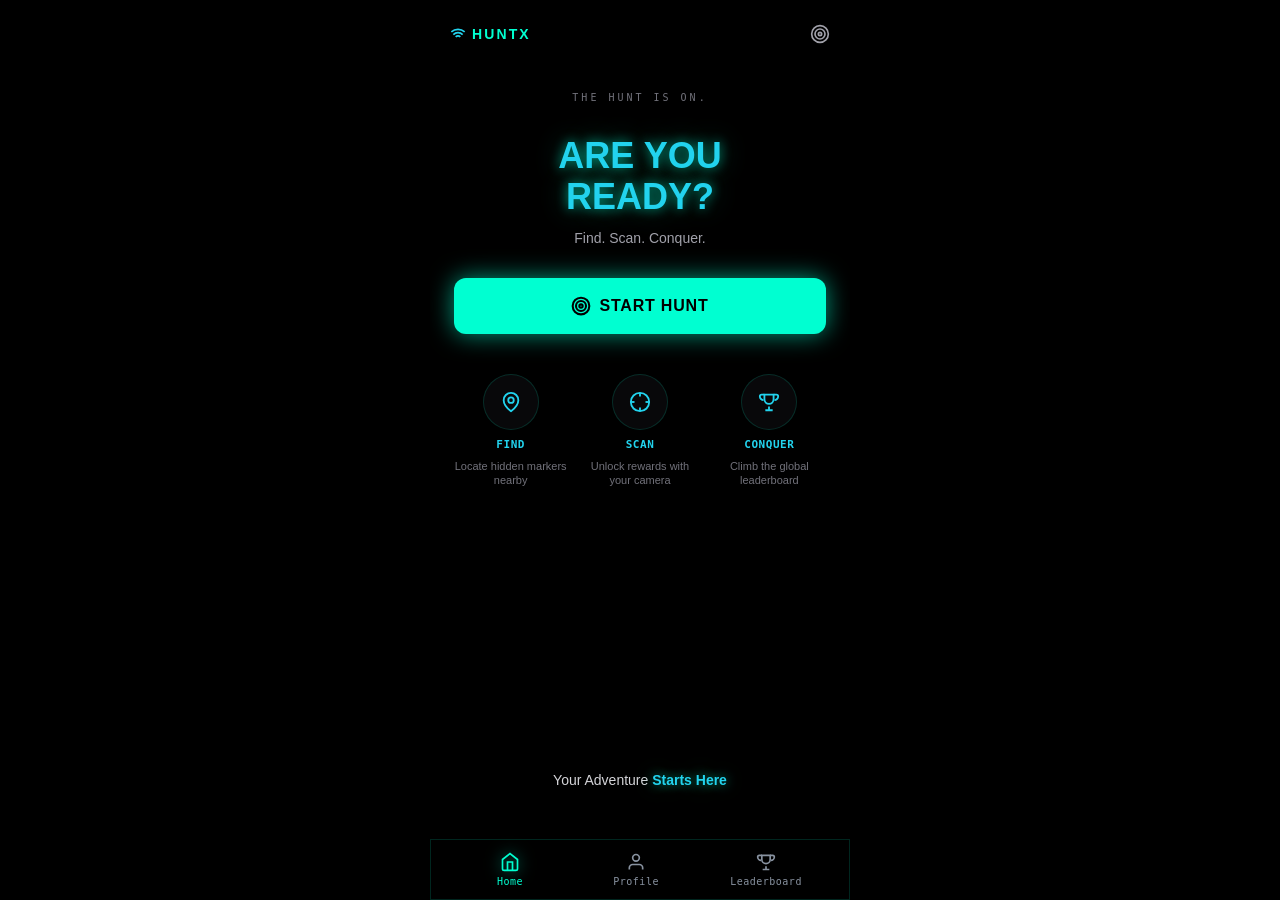
<file: index.html>
<!DOCTYPE html>
<html lang="en">
<head>
  <meta charset="UTF-8">
  <meta name="viewport" content="width=device-width, initial-scale=1, maximum-scale=1, viewport-fit=cover">
  <title>HUNT_X — The Hunt Is On</title>
  <meta name="theme-color" content="#000000">
  <link rel="stylesheet" href="assets/style.css">
</head>
<body>
  <div class="shell" style="padding-bottom: 88px;">

    <div class="header">
      <div class="logo">
        <svg width="16" height="16" viewBox="0 0 24 24" fill="none" stroke="#22d3ee" stroke-width="2.5"><path d="M2 8.82a15 15 0 0 1 20 0"/><path d="M5 12.859a10 10 0 0 1 14 0"/><path d="M8.5 16.429a5 5 0 0 1 7 0"/><line x1="12" y1="20" x2="12.01" y2="20"/></svg>
        HUNTX
      </div>
      <svg width="20" height="20" viewBox="0 0 24 24" fill="none" stroke="#a1a1aa" stroke-width="2"><circle cx="12" cy="12" r="10"/><circle cx="12" cy="12" r="6"/><circle cx="12" cy="12" r="2"/></svg>
    </div>

    <!-- Hero -->
    <div style="display:flex;flex-direction:column;align-items:center;text-align:center;padding:40px 24px 32px;">
      <p class="mono" style="font-size:10px;letter-spacing:0.3em;color:#71717a;margin-bottom:32px;">THE HUNT IS ON.</p>
      <h1 class="glow-text" style="font-size:36px;font-weight:800;color:#22d3ee;line-height:1.15;margin-bottom:12px;">ARE YOU<br>READY?</h1>
      <p style="color:#a1a1aa;font-size:14px;">Find. Scan. Conquer.</p>
    </div>

    <!-- CTA -->
    <div style="padding:0 24px;margin-bottom:40px;">
      <a href="scan.html">
        <button class="btn-primary glow-btn-shadow">
          <svg width="20" height="20" viewBox="0 0 24 24" fill="none" stroke="currentColor" stroke-width="2.5"><circle cx="12" cy="12" r="10"/><circle cx="12" cy="12" r="6"/><circle cx="12" cy="12" r="2"/></svg>
          START HUNT
        </button>
      </a>
    </div>

    <!-- Features -->
    <div style="display:grid;grid-template-columns:repeat(3,1fr);gap:16px;padding:0 24px;margin-bottom:48px;">
      <div style="display:flex;flex-direction:column;align-items:center;text-align:center;gap:8px;">
        <div class="glass" style="width:56px;height:56px;border-radius:999px;display:flex;align-items:center;justify-content:center;">
          <svg width="22" height="22" viewBox="0 0 24 24" fill="none" stroke="#22d3ee" stroke-width="2"><path d="M20 10c0 6-8 12-8 12s-8-6-8-12a8 8 0 0 1 16 0Z"/><circle cx="12" cy="10" r="3"/></svg>
        </div>
        <span class="mono" style="font-size:11px;letter-spacing:0.05em;color:#22d3ee;font-weight:600;">FIND</span>
        <span style="font-size:11px;color:#71717a;line-height:1.3;">Locate hidden markers nearby</span>
      </div>
      <div style="display:flex;flex-direction:column;align-items:center;text-align:center;gap:8px;">
        <div class="glass" style="width:56px;height:56px;border-radius:999px;display:flex;align-items:center;justify-content:center;">
          <svg width="22" height="22" viewBox="0 0 24 24" fill="none" stroke="#22d3ee" stroke-width="2"><circle cx="12" cy="12" r="10"/><line x1="22" y1="12" x2="18" y2="12"/><line x1="6" y1="12" x2="2" y2="12"/><line x1="12" y1="6" x2="12" y2="2"/><line x1="12" y1="22" x2="12" y2="18"/></svg>
        </div>
        <span class="mono" style="font-size:11px;letter-spacing:0.05em;color:#22d3ee;font-weight:600;">SCAN</span>
        <span style="font-size:11px;color:#71717a;line-height:1.3;">Unlock rewards with your camera</span>
      </div>
      <div style="display:flex;flex-direction:column;align-items:center;text-align:center;gap:8px;">
        <div class="glass" style="width:56px;height:56px;border-radius:999px;display:flex;align-items:center;justify-content:center;">
          <svg width="22" height="22" viewBox="0 0 24 24" fill="none" stroke="#22d3ee" stroke-width="2"><path d="M8 21h8M12 17v4M7 4h10v5a5 5 0 0 1-10 0V4Z"/><path d="M17 4h3a2 2 0 0 1 2 2c0 2-2 4-4 4M7 4H4a2 2 0 0 0-2 2c0 2 2 4 4 4"/></svg>
        </div>
        <span class="mono" style="font-size:11px;letter-spacing:0.05em;color:#22d3ee;font-weight:600;">CONQUER</span>
        <span style="font-size:11px;color:#71717a;line-height:1.3;">Climb the global leaderboard</span>
      </div>
    </div>

    <div style="margin-top:auto;text-align:center;padding:0 24px 24px;">
      <p style="font-size:14px;color:#d4d4d8;">Your Adventure <span class="glow-text" style="color:#22d3ee;font-weight:600;">Starts Here</span></p>
    </div>

    <nav class="bottom-nav glass">
      <a href="index.html" class="nav-item active">
        <svg width="20" height="20" viewBox="0 0 24 24" fill="none" stroke="currentColor" stroke-width="2"><path d="M3 9l9-7 9 7v11a2 2 0 0 1-2 2H5a2 2 0 0 1-2-2Z"/><polyline points="9 22 9 12 15 12 15 22"/></svg>
        <span class="nav-label mono">Home</span>
      </a>
      <a href="profile.html" class="nav-item">
        <svg width="20" height="20" viewBox="0 0 24 24" fill="none" stroke="currentColor" stroke-width="2"><path d="M20 21v-2a4 4 0 0 0-4-4H8a4 4 0 0 0-4 4v2"/><circle cx="12" cy="7" r="4"/></svg>
        <span class="nav-label mono">Profile</span>
      </a>
      <a href="leaderboard.html" class="nav-item">
        <svg width="20" height="20" viewBox="0 0 24 24" fill="none" stroke="currentColor" stroke-width="2"><path d="M8 21h8M12 17v4M7 4h10v5a5 5 0 0 1-10 0V4Z"/><path d="M17 4h3a2 2 0 0 1 2 2c0 2-2 4-4 4M7 4H4a2 2 0 0 0-2 2c0 2 2 4 4 4"/></svg>
        <span class="nav-label mono">Leaderboard</span>
      </a>
    </nav>

  </div>
</body>
</html>
</file>
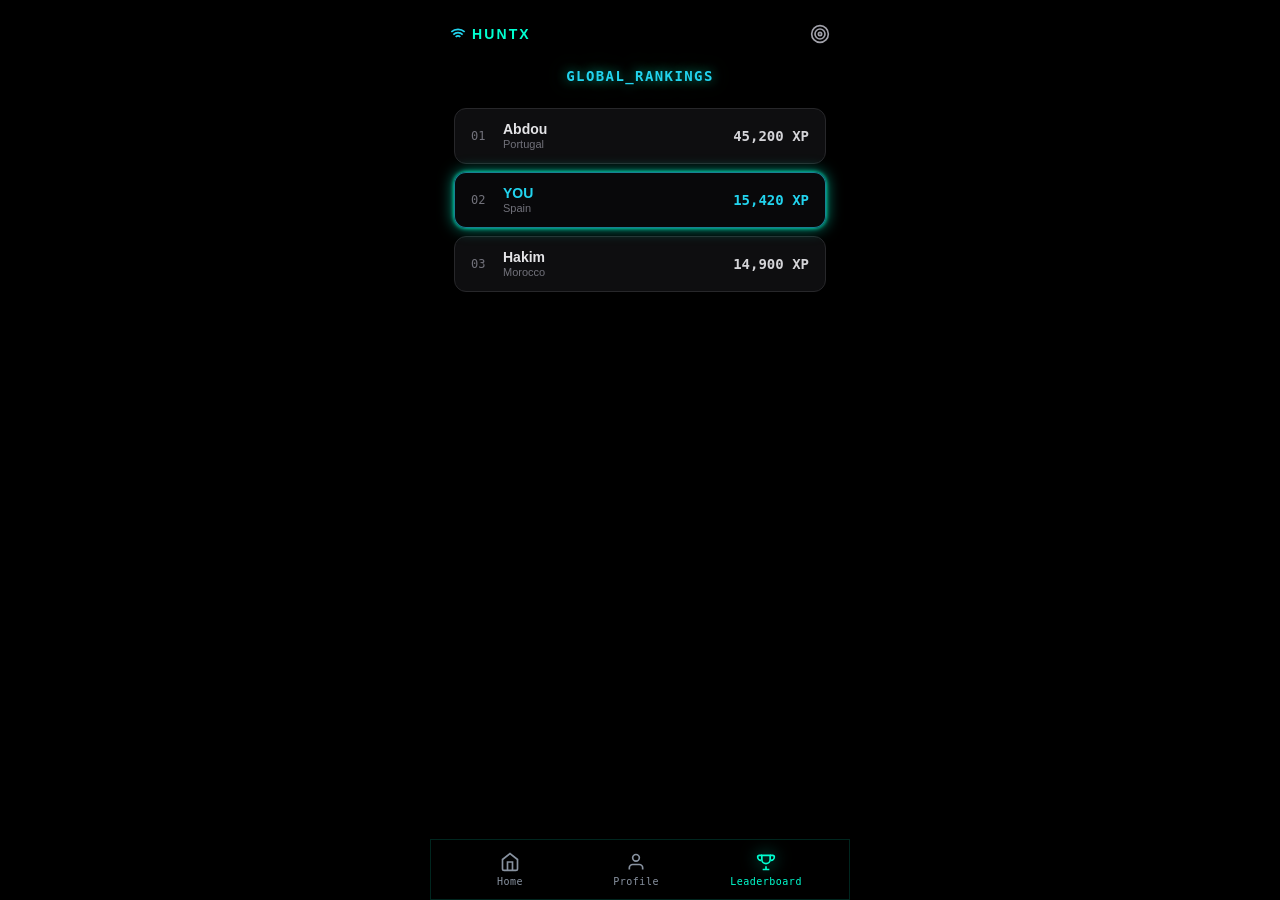
<file: leaderboard.html>
<!DOCTYPE html>
<html lang="en">
<head>
  <meta charset="UTF-8">
  <meta name="viewport" content="width=device-width, initial-scale=1, maximum-scale=1, viewport-fit=cover">
  <title>HUNT_X — Leaderboard</title>
  <meta name="theme-color" content="#000000">
  <link rel="stylesheet" href="assets/style.css">
</head>
<body>
  <div class="shell" style="padding-bottom: 88px;">

    <div class="header">
      <div class="logo">
        <svg width="16" height="16" viewBox="0 0 24 24" fill="none" stroke="#22d3ee" stroke-width="2.5"><path d="M2 8.82a15 15 0 0 1 20 0"/><path d="M5 12.859a10 10 0 0 1 14 0"/><path d="M8.5 16.429a5 5 0 0 1 7 0"/><line x1="12" y1="20" x2="12.01" y2="20"/></svg>
        HUNTX
      </div>
      <svg width="20" height="20" viewBox="0 0 24 24" fill="none" stroke="#a1a1aa" stroke-width="2"><circle cx="12" cy="12" r="10"/><circle cx="12" cy="12" r="6"/><circle cx="12" cy="12" r="2"/></svg>
    </div>

    <h1 class="glow-text mono" style="text-align:center;font-size:14px;letter-spacing:0.1em;color:#22d3ee;margin-top:16px;margin-bottom:24px;">GLOBAL_RANKINGS</h1>

    <div style="padding:0 24px;display:flex;flex-direction:column;gap:8px;">

      <div style="display:flex;align-items:center;justify-content:space-between;border-radius:12px;padding:12px 16px;background:rgba(24,24,27,0.6);border:1px solid #27272a;">
        <div style="display:flex;align-items:center;gap:12px;">
          <span class="mono" style="font-size:12px;color:#71717a;width:20px;">01</span>
          <div style="display:flex;flex-direction:column;line-height:1.2;">
            <span style="font-size:14px;font-weight:600;color:#e4e4e7;">Abdou</span>
            <span style="font-size:11px;color:#71717a;">Portugal</span>
          </div>
        </div>
        <span class="mono" style="font-size:14px;font-weight:600;color:#d4d4d8;">45,200 XP</span>
      </div>

      <div class="glass glow-border" style="display:flex;align-items:center;justify-content:space-between;border-radius:12px;padding:12px 16px;border-color:rgba(34,211,238,0.6);">
        <div style="display:flex;align-items:center;gap:12px;">
          <span class="mono" style="font-size:12px;color:#71717a;width:20px;">02</span>
          <div style="display:flex;flex-direction:column;line-height:1.2;">
            <span style="font-size:14px;font-weight:600;color:#22d3ee;">YOU</span>
            <span style="font-size:11px;color:#71717a;">Spain</span>
          </div>
        </div>
        <span class="mono" style="font-size:14px;font-weight:600;color:#22d3ee;">15,420 XP</span>
      </div>

      <div style="display:flex;align-items:center;justify-content:space-between;border-radius:12px;padding:12px 16px;background:rgba(24,24,27,0.6);border:1px solid #27272a;">
        <div style="display:flex;align-items:center;gap:12px;">
          <span class="mono" style="font-size:12px;color:#71717a;width:20px;">03</span>
          <div style="display:flex;flex-direction:column;line-height:1.2;">
            <span style="font-size:14px;font-weight:600;color:#e4e4e7;">Hakim</span>
            <span style="font-size:11px;color:#71717a;">Morocco</span>
          </div>
        </div>
        <span class="mono" style="font-size:14px;font-weight:600;color:#d4d4d8;">14,900 XP</span>
      </div>

    </div>

    <nav class="bottom-nav glass">
      <a href="index.html" class="nav-item">
        <svg width="20" height="20" viewBox="0 0 24 24" fill="none" stroke="currentColor" stroke-width="2"><path d="M3 9l9-7 9 7v11a2 2 0 0 1-2 2H5a2 2 0 0 1-2-2Z"/><polyline points="9 22 9 12 15 12 15 22"/></svg>
        <span class="nav-label mono">Home</span>
      </a>
      <a href="profile.html" class="nav-item">
        <svg width="20" height="20" viewBox="0 0 24 24" fill="none" stroke="currentColor" stroke-width="2"><path d="M20 21v-2a4 4 0 0 0-4-4H8a4 4 0 0 0-4 4v2"/><circle cx="12" cy="7" r="4"/></svg>
        <span class="nav-label mono">Profile</span>
      </a>
      <a href="leaderboard.html" class="nav-item active">
        <svg width="20" height="20" viewBox="0 0 24 24" fill="none" stroke="currentColor" stroke-width="2"><path d="M8 21h8M12 17v4M7 4h10v5a5 5 0 0 1-10 0V4Z"/><path d="M17 4h3a2 2 0 0 1 2 2c0 2-2 4-4 4M7 4H4a2 2 0 0 0-2 2c0 2 2 4 4 4"/></svg>
        <span class="nav-label mono">Leaderboard</span>
      </a>
    </nav>

  </div>
</body>
</html>
</file>
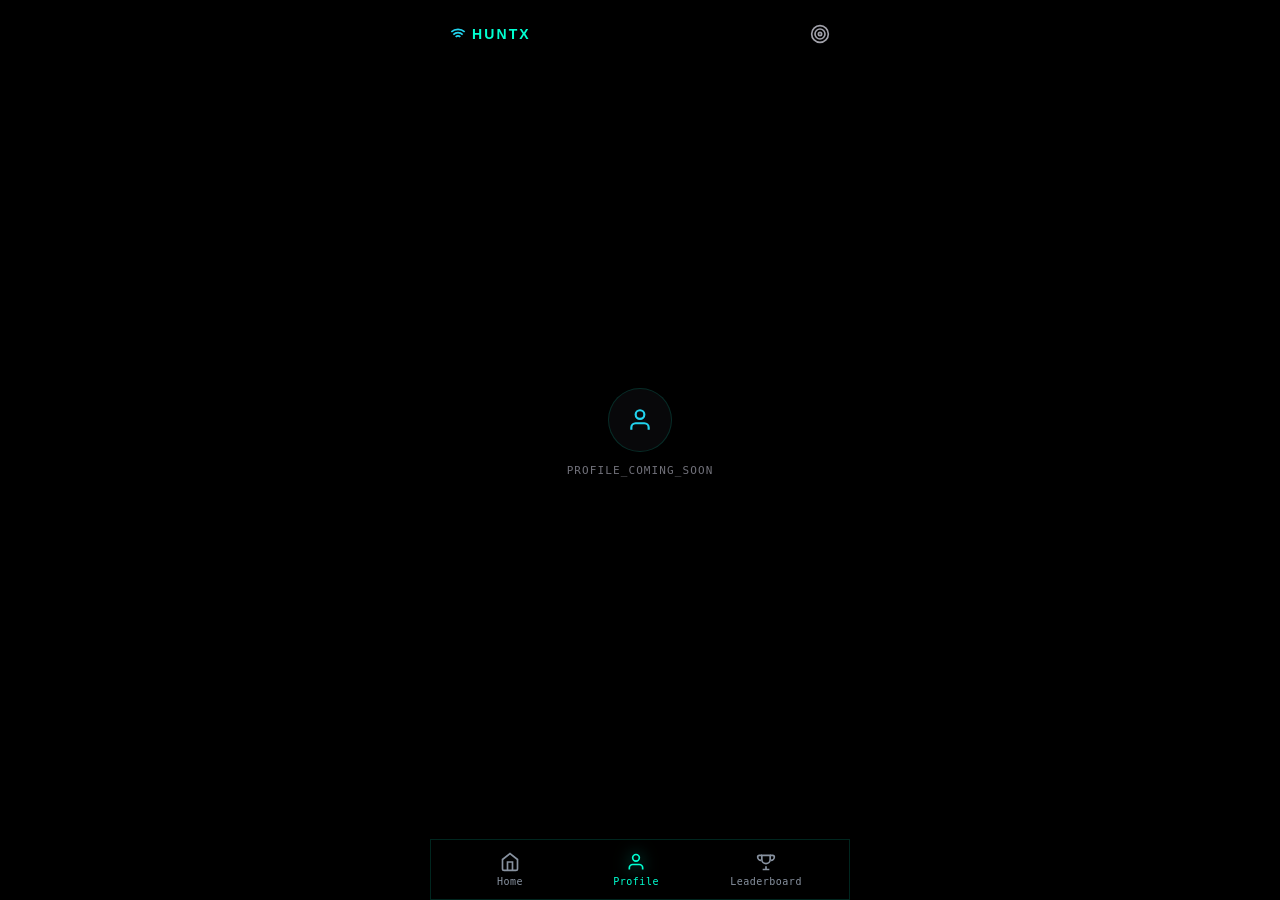
<file: profile.html>
<!DOCTYPE html>
<html lang="en">
<head>
  <meta charset="UTF-8">
  <meta name="viewport" content="width=device-width, initial-scale=1, maximum-scale=1, viewport-fit=cover">
  <title>HUNT_X — Profile</title>
  <meta name="theme-color" content="#000000">
  <link rel="stylesheet" href="assets/style.css">
</head>
<body>
  <div class="shell" style="padding-bottom: 88px;">

    <div class="header">
      <div class="logo">
        <svg width="16" height="16" viewBox="0 0 24 24" fill="none" stroke="#22d3ee" stroke-width="2.5"><path d="M2 8.82a15 15 0 0 1 20 0"/><path d="M5 12.859a10 10 0 0 1 14 0"/><path d="M8.5 16.429a5 5 0 0 1 7 0"/><line x1="12" y1="20" x2="12.01" y2="20"/></svg>
        HUNTX
      </div>
      <svg width="20" height="20" viewBox="0 0 24 24" fill="none" stroke="#a1a1aa" stroke-width="2"><circle cx="12" cy="12" r="10"/><circle cx="12" cy="12" r="6"/><circle cx="12" cy="12" r="2"/></svg>
    </div>

    <div style="flex:1;display:flex;flex-direction:column;align-items:center;justify-content:center;gap:12px;padding:0 32px;text-align:center;">
      <div class="glass" style="width:64px;height:64px;border-radius:999px;display:flex;align-items:center;justify-content:center;">
        <svg width="26" height="26" viewBox="0 0 24 24" fill="none" stroke="#22d3ee" stroke-width="2"><path d="M20 21v-2a4 4 0 0 0-4-4H8a4 4 0 0 0-4 4v2"/><circle cx="12" cy="7" r="4"/></svg>
      </div>
      <p class="mono" style="font-size:11px;letter-spacing:0.1em;color:#71717a;">PROFILE_COMING_SOON</p>
    </div>

    <nav class="bottom-nav glass">
      <a href="index.html" class="nav-item">
        <svg width="20" height="20" viewBox="0 0 24 24" fill="none" stroke="currentColor" stroke-width="2"><path d="M3 9l9-7 9 7v11a2 2 0 0 1-2 2H5a2 2 0 0 1-2-2Z"/><polyline points="9 22 9 12 15 12 15 22"/></svg>
        <span class="nav-label mono">Home</span>
      </a>
      <a href="profile.html" class="nav-item active">
        <svg width="20" height="20" viewBox="0 0 24 24" fill="none" stroke="currentColor" stroke-width="2"><path d="M20 21v-2a4 4 0 0 0-4-4H8a4 4 0 0 0-4 4v2"/><circle cx="12" cy="7" r="4"/></svg>
        <span class="nav-label mono">Profile</span>
      </a>
      <a href="leaderboard.html" class="nav-item">
        <svg width="20" height="20" viewBox="0 0 24 24" fill="none" stroke="currentColor" stroke-width="2"><path d="M8 21h8M12 17v4M7 4h10v5a5 5 0 0 1-10 0V4Z"/><path d="M17 4h3a2 2 0 0 1 2 2c0 2-2 4-4 4M7 4H4a2 2 0 0 0-2 2c0 2 2 4 4 4"/></svg>
        <span class="nav-label mono">Leaderboard</span>
      </a>
    </nav>

  </div>
</body>
</html>
</file>
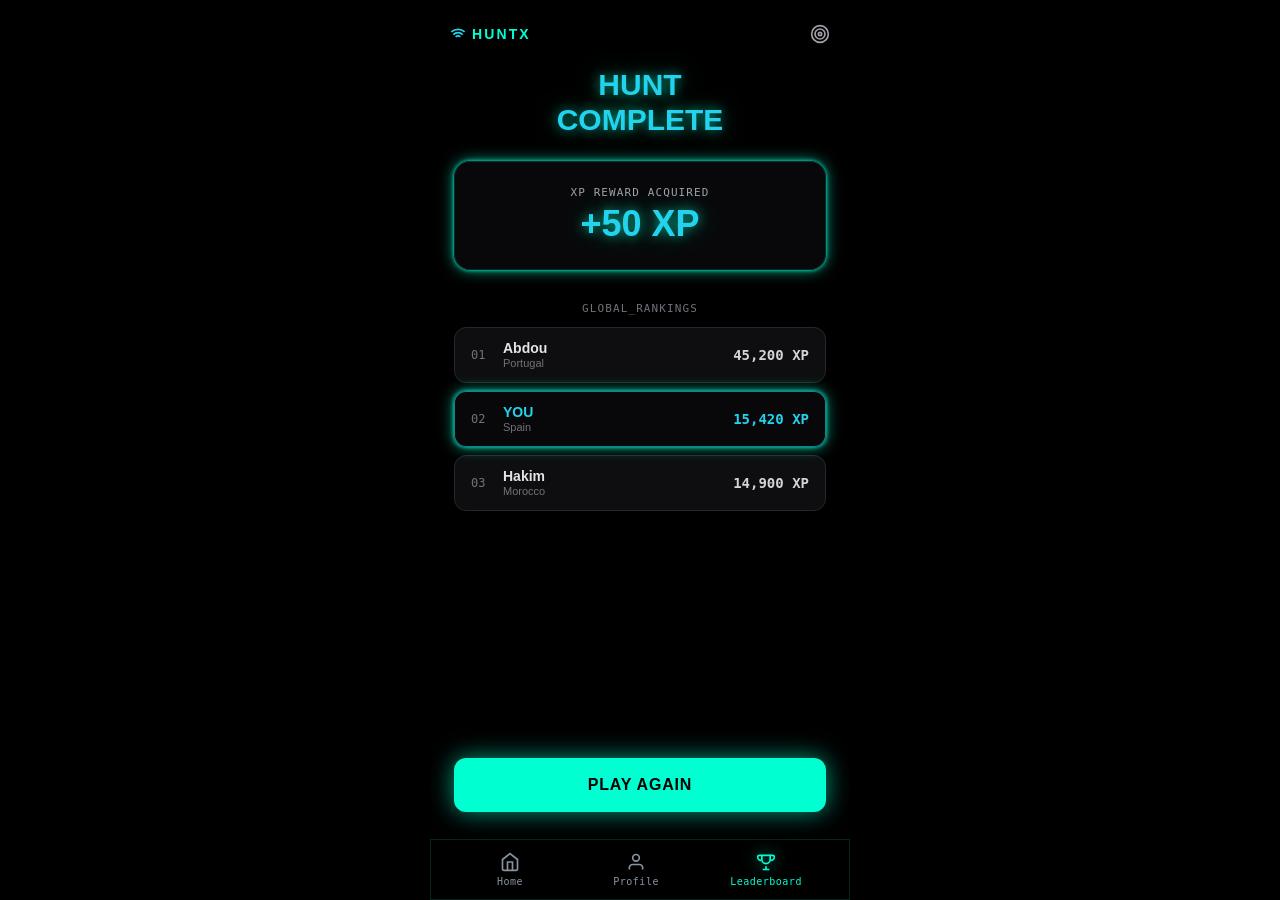
<file: reward.html>
<!DOCTYPE html>
<html lang="en">
<head>
  <meta charset="UTF-8">
  <meta name="viewport" content="width=device-width, initial-scale=1, maximum-scale=1, viewport-fit=cover">
  <title>HUNT_X — Hunt Complete</title>
  <meta name="theme-color" content="#000000">
  <link rel="stylesheet" href="assets/style.css">
</head>
<body>
  <div class="shell" style="padding-bottom: 88px;">

    <div class="header">
      <div class="logo">
        <svg width="16" height="16" viewBox="0 0 24 24" fill="none" stroke="#22d3ee" stroke-width="2.5"><path d="M2 8.82a15 15 0 0 1 20 0"/><path d="M5 12.859a10 10 0 0 1 14 0"/><path d="M8.5 16.429a5 5 0 0 1 7 0"/><line x1="12" y1="20" x2="12.01" y2="20"/></svg>
        HUNTX
      </div>
      <svg width="20" height="20" viewBox="0 0 24 24" fill="none" stroke="#a1a1aa" stroke-width="2"><circle cx="12" cy="12" r="10"/><circle cx="12" cy="12" r="6"/><circle cx="12" cy="12" r="2"/></svg>
    </div>

    <div style="text-align:center;margin-top:16px;margin-bottom:24px;">
      <h1 class="glow-text" style="font-size:30px;font-weight:800;color:#22d3ee;line-height:1.15;">HUNT<br>COMPLETE</h1>
    </div>

    <div style="padding:0 24px;margin-bottom:32px;">
      <div class="glass glow-border" style="border-radius:16px;padding:24px 0;display:flex;flex-direction:column;align-items:center;gap:4px;">
        <span class="mono" style="font-size:11px;letter-spacing:0.1em;color:#a1a1aa;">XP REWARD ACQUIRED</span>
        <span class="glow-text" style="font-size:36px;font-weight:800;color:#22d3ee;">+50 XP</span>
      </div>
    </div>

    <div style="padding:0 24px;margin-bottom:32px;">
      <p class="mono" style="font-size:11px;letter-spacing:0.1em;color:#71717a;text-align:center;margin-bottom:12px;">GLOBAL_RANKINGS</p>
      <div style="display:flex;flex-direction:column;gap:8px;">

        <div style="display:flex;align-items:center;justify-content:space-between;border-radius:12px;padding:12px 16px;background:rgba(24,24,27,0.6);border:1px solid #27272a;">
          <div style="display:flex;align-items:center;gap:12px;">
            <span class="mono" style="font-size:12px;color:#71717a;width:20px;">01</span>
            <div style="display:flex;flex-direction:column;line-height:1.2;">
              <span style="font-size:14px;font-weight:600;color:#e4e4e7;">Abdou</span>
              <span style="font-size:11px;color:#71717a;">Portugal</span>
            </div>
          </div>
          <span class="mono" style="font-size:14px;font-weight:600;color:#d4d4d8;">45,200 XP</span>
        </div>

        <div class="glass glow-border" style="display:flex;align-items:center;justify-content:space-between;border-radius:12px;padding:12px 16px;border-color:rgba(34,211,238,0.6);">
          <div style="display:flex;align-items:center;gap:12px;">
            <span class="mono" style="font-size:12px;color:#71717a;width:20px;">02</span>
            <div style="display:flex;flex-direction:column;line-height:1.2;">
              <span style="font-size:14px;font-weight:600;color:#22d3ee;">YOU</span>
              <span style="font-size:11px;color:#71717a;">Spain</span>
            </div>
          </div>
          <span class="mono" style="font-size:14px;font-weight:600;color:#22d3ee;">15,420 XP</span>
        </div>

        <div style="display:flex;align-items:center;justify-content:space-between;border-radius:12px;padding:12px 16px;background:rgba(24,24,27,0.6);border:1px solid #27272a;">
          <div style="display:flex;align-items:center;gap:12px;">
            <span class="mono" style="font-size:12px;color:#71717a;width:20px;">03</span>
            <div style="display:flex;flex-direction:column;line-height:1.2;">
              <span style="font-size:14px;font-weight:600;color:#e4e4e7;">Hakim</span>
              <span style="font-size:11px;color:#71717a;">Morocco</span>
            </div>
          </div>
          <span class="mono" style="font-size:14px;font-weight:600;color:#d4d4d8;">14,900 XP</span>
        </div>

      </div>
    </div>

    <div style="margin-top:auto;padding:0 24px;">
      <a href="scan.html">
        <button class="btn-primary glow-btn-shadow">PLAY AGAIN</button>
      </a>
    </div>

    <nav class="bottom-nav glass">
      <a href="index.html" class="nav-item">
        <svg width="20" height="20" viewBox="0 0 24 24" fill="none" stroke="currentColor" stroke-width="2"><path d="M3 9l9-7 9 7v11a2 2 0 0 1-2 2H5a2 2 0 0 1-2-2Z"/><polyline points="9 22 9 12 15 12 15 22"/></svg>
        <span class="nav-label mono">Home</span>
      </a>
      <a href="profile.html" class="nav-item">
        <svg width="20" height="20" viewBox="0 0 24 24" fill="none" stroke="currentColor" stroke-width="2"><path d="M20 21v-2a4 4 0 0 0-4-4H8a4 4 0 0 0-4 4v2"/><circle cx="12" cy="7" r="4"/></svg>
        <span class="nav-label mono">Profile</span>
      </a>
      <a href="leaderboard.html" class="nav-item active">
        <svg width="20" height="20" viewBox="0 0 24 24" fill="none" stroke="currentColor" stroke-width="2"><path d="M8 21h8M12 17v4M7 4h10v5a5 5 0 0 1-10 0V4Z"/><path d="M17 4h3a2 2 0 0 1 2 2c0 2-2 4-4 4M7 4H4a2 2 0 0 0-2 2c0 2 2 4 4 4"/></svg>
        <span class="nav-label mono">Leaderboard</span>
      </a>
    </nav>

  </div>
</body>
</html>
</file>
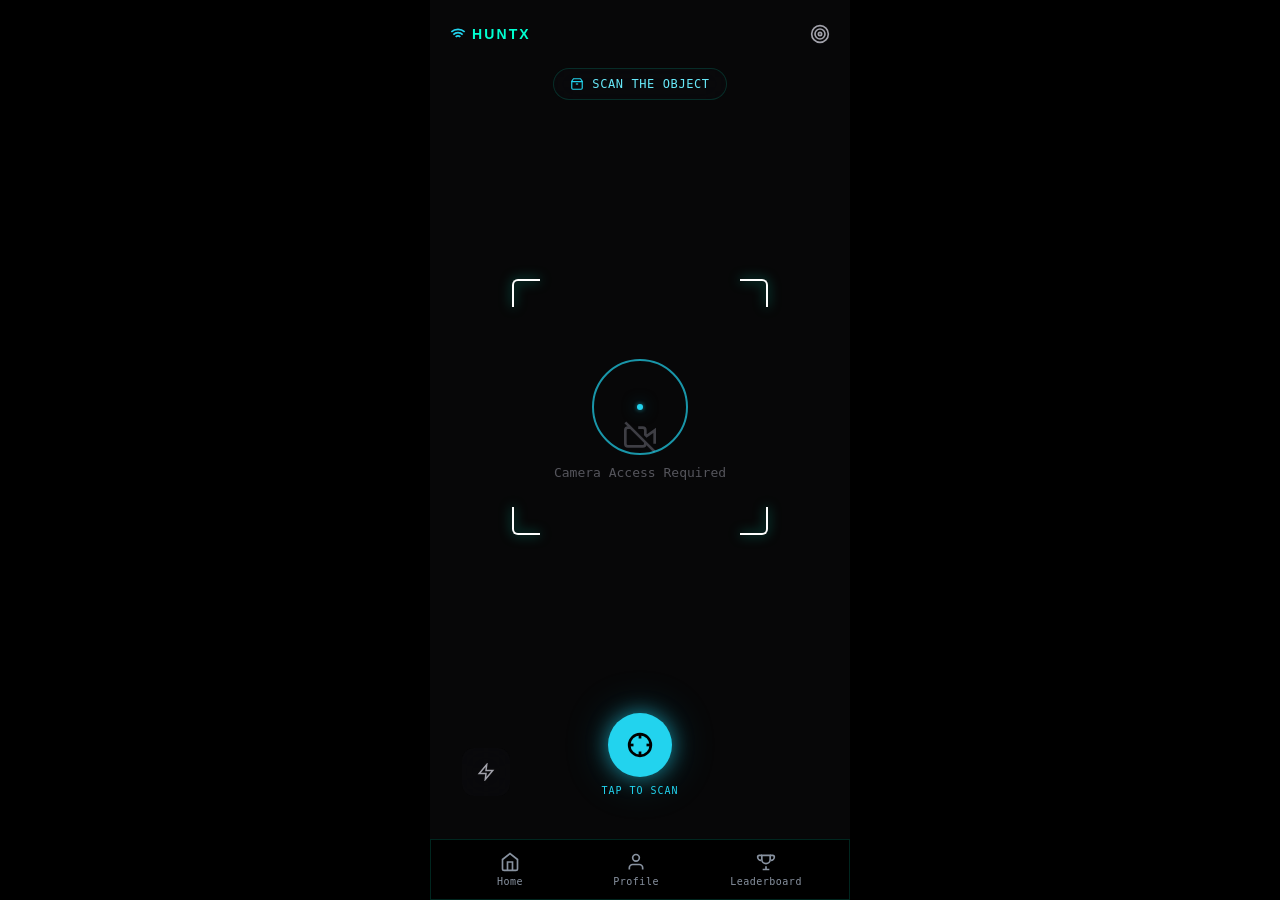
<file: scan.html>
<!DOCTYPE html>
<html lang="en">
<head>
  <meta charset="UTF-8">
  <meta name="viewport" content="width=device-width, initial-scale=1, maximum-scale=1, viewport-fit=cover">
  <title>HUNT_X — Scan</title>
  <meta name="theme-color" content="#000000">
  <link rel="stylesheet" href="assets/style.css">
</head>
<body>
  <div class="shell">

    <!-- Camera feed fills background -->
    <video id="cameraFeed" autoplay playsinline muted
      style="position:absolute;inset:0;width:100%;height:100%;object-fit:cover;display:none;"></video>

    <!-- Fallback when camera unavailable/denied -->
    <div id="cameraFallback" style="position:absolute;inset:0;background:#09090b;display:flex;flex-direction:column;align-items:center;justify-content:center;gap:12px;padding:0 32px;text-align:center;">
      <svg width="32" height="32" viewBox="0 0 24 24" fill="none" stroke="#52525b" stroke-width="2"><path d="M16 16v1a2 2 0 0 1-2 2H3a2 2 0 0 1-2-2V7a2 2 0 0 1 2-2h2m5.66 0H14a2 2 0 0 1 2 2v3.34l1 1L23 7v10"/><line x1="1" y1="1" x2="23" y2="23"/></svg>
      <p id="fallbackText" class="mono" style="font-size:13px;color:#71717a;">Requesting camera access...</p>
    </div>

    <!-- darken overlay -->
    <div style="position:absolute;inset:0;background:rgba(0,0,0,0.25);"></div>

    <div style="position:relative;z-index:10;display:flex;flex-direction:column;min-height:100vh;padding-bottom:88px;">

      <div class="header">
        <div class="logo">
          <svg width="16" height="16" viewBox="0 0 24 24" fill="none" stroke="#22d3ee" stroke-width="2.5"><path d="M2 8.82a15 15 0 0 1 20 0"/><path d="M5 12.859a10 10 0 0 1 14 0"/><path d="M8.5 16.429a5 5 0 0 1 7 0"/><line x1="12" y1="20" x2="12.01" y2="20"/></svg>
          HUNTX
        </div>
        <svg width="20" height="20" viewBox="0 0 24 24" fill="none" stroke="#a1a1aa" stroke-width="2"><circle cx="12" cy="12" r="10"/><circle cx="12" cy="12" r="6"/><circle cx="12" cy="12" r="2"/></svg>
      </div>

      <!-- Instruction pill -->
      <div style="display:flex;justify-content:center;margin-top:16px;">
        <div class="glass" style="display:flex;align-items:center;gap:8px;padding:8px 16px;border-radius:999px;">
          <svg width="14" height="14" viewBox="0 0 24 24" fill="none" stroke="#22d3ee" stroke-width="2"><path d="M21 8V7l-3-4H6L3 7v1"/><path d="M3 8h18v11a2 2 0 0 1-2 2H5a2 2 0 0 1-2-2Z"/><line x1="10" y1="12" x2="14" y2="12"/></svg>
          <span class="mono" style="font-size:12px;letter-spacing:0.05em;color:#67e8f9;">SCAN THE OBJECT</span>
        </div>
      </div>

      <!-- AR reticle -->
      <div style="flex:1;display:flex;align-items:center;justify-content:center;position:relative;">
        <div style="position:relative;width:256px;height:256px;">
          <div class="corner tl"></div>
          <div class="corner tr"></div>
          <div class="corner bl"></div>
          <div class="corner br"></div>
          <div style="position:absolute;inset:0;display:flex;align-items:center;justify-content:center;">
            <div id="reticle" style="width:96px;height:96px;border-radius:999px;border:2px solid rgba(34,211,238,0.7);display:flex;align-items:center;justify-content:center;">
              <div style="width:6px;height:6px;border-radius:999px;background:#22d3ee;box-shadow:0 0 15px rgba(34,211,238,0.5), 0 0 4px rgba(34,211,238,0.6);"></div>
            </div>
          </div>
        </div>
      </div>

      <!-- Controls -->
      <div style="display:flex;align-items:flex-end;justify-content:space-between;padding:0 32px 16px;">
        <button id="flashBtn" class="glass" style="width:48px;height:48px;border-radius:12px;border:none;display:flex;align-items:center;justify-content:center;color:#a1a1aa;cursor:pointer;">
          <svg width="18" height="18" viewBox="0 0 24 24" fill="none" stroke="currentColor" stroke-width="2"><polygon points="13 2 3 14 12 14 11 22 21 10 12 10 13 2"/></svg>
        </button>

        <div style="display:flex;flex-direction:column;align-items:center;gap:8px;">
          <button id="scanBtn" style="width:64px;height:64px;border-radius:999px;background:#22d3ee;color:#000;border:none;display:flex;align-items:center;justify-content:center;cursor:pointer;box-shadow:0 0 20px rgba(34,211,238,0.55), 0 0 45px rgba(34,211,238,0.25);">
            <svg width="26" height="26" viewBox="0 0 24 24" fill="none" stroke="currentColor" stroke-width="2.5"><circle cx="12" cy="12" r="10"/><line x1="22" y1="12" x2="18" y2="12"/><line x1="6" y1="12" x2="2" y2="12"/><line x1="12" y1="6" x2="12" y2="2"/><line x1="12" y1="22" x2="12" y2="18"/></svg>
          </button>
          <span id="scanLabel" class="mono" style="font-size:10px;letter-spacing:0.1em;color:#22d3ee;">TAP TO SCAN</span>
        </div>

        <div style="width:48px;height:48px;"></div>
      </div>

    </div>

    <nav class="bottom-nav glass" style="position:absolute;z-index:20;">
      <a href="index.html" class="nav-item">
        <svg width="20" height="20" viewBox="0 0 24 24" fill="none" stroke="currentColor" stroke-width="2"><path d="M3 9l9-7 9 7v11a2 2 0 0 1-2 2H5a2 2 0 0 1-2-2Z"/><polyline points="9 22 9 12 15 12 15 22"/></svg>
        <span class="nav-label mono">Home</span>
      </a>
      <a href="profile.html" class="nav-item">
        <svg width="20" height="20" viewBox="0 0 24 24" fill="none" stroke="currentColor" stroke-width="2"><path d="M20 21v-2a4 4 0 0 0-4-4H8a4 4 0 0 0-4 4v2"/><circle cx="12" cy="7" r="4"/></svg>
        <span class="nav-label mono">Profile</span>
      </a>
      <a href="leaderboard.html" class="nav-item">
        <svg width="20" height="20" viewBox="0 0 24 24" fill="none" stroke="currentColor" stroke-width="2"><path d="M8 21h8M12 17v4M7 4h10v5a5 5 0 0 1-10 0V4Z"/><path d="M17 4h3a2 2 0 0 1 2 2c0 2-2 4-4 4M7 4H4a2 2 0 0 0-2 2c0 2 2 4 4 4"/></svg>
        <span class="nav-label mono">Leaderboard</span>
      </a>
    </nav>

  </div>

  <script>
    const video = document.getElementById('cameraFeed');
    const fallback = document.getElementById('cameraFallback');
    const fallbackText = document.getElementById('fallbackText');
    const scanBtn = document.getElementById('scanBtn');
    const scanLabel = document.getElementById('scanLabel');
    const reticle = document.getElementById('reticle');
    const flashBtn = document.getElementById('flashBtn');

    let scanning = false;
    let flashOn = false;

    async function startCamera() {
      if (!navigator.mediaDevices || !navigator.mediaDevices.getUserMedia) {
        fallbackText.textContent = 'Camera not supported on this device';
        return;
      }
      try {
        const stream = await navigator.mediaDevices.getUserMedia({
          video: { facingMode: 'environment' },
          audio: false
        });
        video.srcObject = stream;
        video.style.display = 'block';
        fallback.style.display = 'none';
      } catch (err) {
        console.error('Camera access error:', err);
        fallbackText.textContent = 'Camera Access Required';
      }
    }

    startCamera();

    flashBtn.addEventListener('click', () => {
      flashOn = !flashOn;
      flashBtn.style.color = flashOn ? '#22d3ee' : '#a1a1aa';
    });

    scanBtn.addEventListener('click', () => {
      if (scanning) return;
      scanning = true;
      scanBtn.classList.add('scan-pulse');
      reticle.classList.add('ping-slow');
      scanLabel.textContent = 'SCANNING...';
      setTimeout(() => {
        window.location.href = 'reward.html';
      }, 2000);
    });
  </script>
</body>
</html>
</file>
<file: assets/style.css>
:root {
  /* Exact colors from your design */
  --neon-cyan: #00FFD1; 
  --neon-cyan-dim: rgba(0, 255, 209, 0.15);
  --neon-cyan-glow: rgba(0, 255, 209, 0.6);
  --bg-dark: #000000;
  --bg-panel: rgba(10, 10, 12, 0.85);
  --text-primary: #FFFFFF;
  --text-secondary: #8892A0;
}

* {
  box-sizing: border-box;
  margin: 0;
  padding: 0;
}

html, body {
  height: 100%;
  background: var(--bg-dark);
}

body {
  font-family: -apple-system, BlinkMacSystemFont, "Segoe UI", Roboto, Helvetica, Arial, sans-serif;
  color: var(--text-primary);
  display: flex;
  justify-content: center;
}

.mono {
  font-family: "SF Mono", ui-monospace, "Cascadia Code", "Roboto Mono", Menlo, Consolas, monospace;
}

a {
  text-decoration: none;
  color: inherit;
}

/* Mobile shell */
.shell {
  width: 100%;
  max-width: 420px;
  min-height: 100vh;
  background: var(--bg-dark);
  position: relative;
  overflow: hidden;
  display: flex;
  flex-direction: column;
}

/* Header */
.header {
  display: flex;
  align-items: center;
  justify-content: space-between;
  padding: 24px 20px 8px;
}

.logo {
  display: flex;
  align-items: center;
  gap: 6px;
  font-weight: 800;
  letter-spacing: 0.15em;
  font-size: 14px;
  color: var(--neon-cyan);
}

.logo svg { flex-shrink: 0; }

/* Glow utilities */
.glow-text {
  text-shadow: 0 0 12px var(--neon-cyan-glow), 0 0 28px rgba(0, 255, 209, 0.3);
  color: var(--neon-cyan);
}

.glow-border {
  box-shadow: 0 0 15px var(--neon-cyan-glow), 0 0 4px var(--neon-cyan);
  border-color: var(--neon-cyan);
}

.glow-btn-shadow {
  box-shadow: 0 0 20px var(--neon-cyan-glow), 0 0 45px rgba(0, 255, 209, 0.25);
}

.glass {
  background: var(--bg-panel);
  backdrop-filter: blur(14px);
  -webkit-backdrop-filter: blur(14px);
  border: 1px solid var(--neon-cyan-dim);
}

/* CTA button (START HUNT / PLAY AGAIN) */
.btn-primary {
  display: flex;
  align-items: center;
  justify-content: center;
  gap: 8px;
  width: 100%;
  background: var(--neon-cyan);
  color: #000000;
  font-weight: 800;
  letter-spacing: 0.05em;
  padding: 18px;
  border-radius: 12px;
  border: none;
  font-size: 16px;
  cursor: pointer;
  transition: transform 0.1s ease, box-shadow 0.2s ease;
  box-shadow: 0 0 25px var(--neon-cyan-glow);
}

.btn-primary:active {
  transform: scale(0.97);
}

/* Bottom nav */
.bottom-nav {
  position: absolute;
  bottom: 0;
  left: 0;
  right: 0;
  display: flex;
  align-items: center;
  justify-content: space-around;
  padding: 12px 16px calc(12px + env(safe-area-inset-bottom));
  background: rgba(0, 0, 0, 0.9);
  border-top: 1px solid var(--neon-cyan-dim);
  z-index: 30;
}

.nav-item {
  display: flex;
  flex-direction: column;
  align-items: center;
  gap: 4px;
  min-width: 64px;
  color: var(--text-secondary);
  transition: color 0.2s ease;
}

.nav-item.active {
  color: var(--neon-cyan);
}

.nav-item.active svg {
  filter: drop-shadow(0 0 8px var(--neon-cyan-glow));
}

.nav-label {
  font-size: 10px;
  letter-spacing: 0.05em;
  font-weight: 500;
}

/* Corner brackets for scanner */
.corner {
  position: absolute;
  width: 28px;
  height: 28px;
  border-color: var(--neon-cyan);
  filter: drop-shadow(0 0 6px var(--neon-cyan-glow));
}
.corner.tl { top: 0; left: 0; border-top: 2px solid; border-left: 2px solid; border-radius: 6px 0 0 0; }
.corner.tr { top: 0; right: 0; border-top: 2px solid; border-right: 2px solid; border-radius: 0 6px 0 0; }
.corner.bl { bottom: 0; left: 0; border-bottom: 2px solid; border-left: 2px solid; border-radius: 0 0 0 6px; }
.corner.br { bottom: 0; right: 0; border-bottom: 2px solid; border-right: 2px solid; border-radius: 0 0 6px 0; }

/* Leaderboard specific styles */
.leaderboard-row {
  display: flex;
  align-items: center;
  justify-content: space-between;
  padding: 12px 16px;
  border-bottom: 1px solid rgba(255, 255, 255, 0.05);
  font-size: 14px;
}

.leaderboard-row.user-highlight {
  background: var(--neon-cyan-dim);
  border: 1px solid var(--neon-cyan);
  border-radius: 8px;
  margin: 8px 0;
  box-shadow: 0 0 15px rgba(0, 255, 209, 0.2);
}

.leaderboard-row.user-highlight .rank,
.leaderboard-row.user-highlight .username,
.leaderboard-row.user-highlight .score {
  color: var(--neon-cyan);
  font-weight: 700;
}

.rank { color: var(--text-secondary); width: 30px; font-weight: 600; }
.username { flex: 1; color: var(--text-primary); font-weight: 500; }
.score { color: var(--text-primary); font-weight: 700; font-family: monospace; }

/* Animations */
@keyframes scan-pulse {
  0% { transform: scale(0.9); opacity: 0.5; }
  50% { transform: scale(1.15); opacity: 1; }
  100% { transform: scale(0.9); opacity: 0.5; }
}
.scan-pulse { animation: scan-pulse 1s ease-in-out infinite; }

@keyframes ping-slow {
  0% { transform: scale(1); opacity: 0.6; }
  75%, 100% { transform: scale(1.9); opacity: 0; }
}
.ping-slow { animation: ping-slow 2.2s cubic-bezier(0,0,0.2,1) infinite; }
</file>
